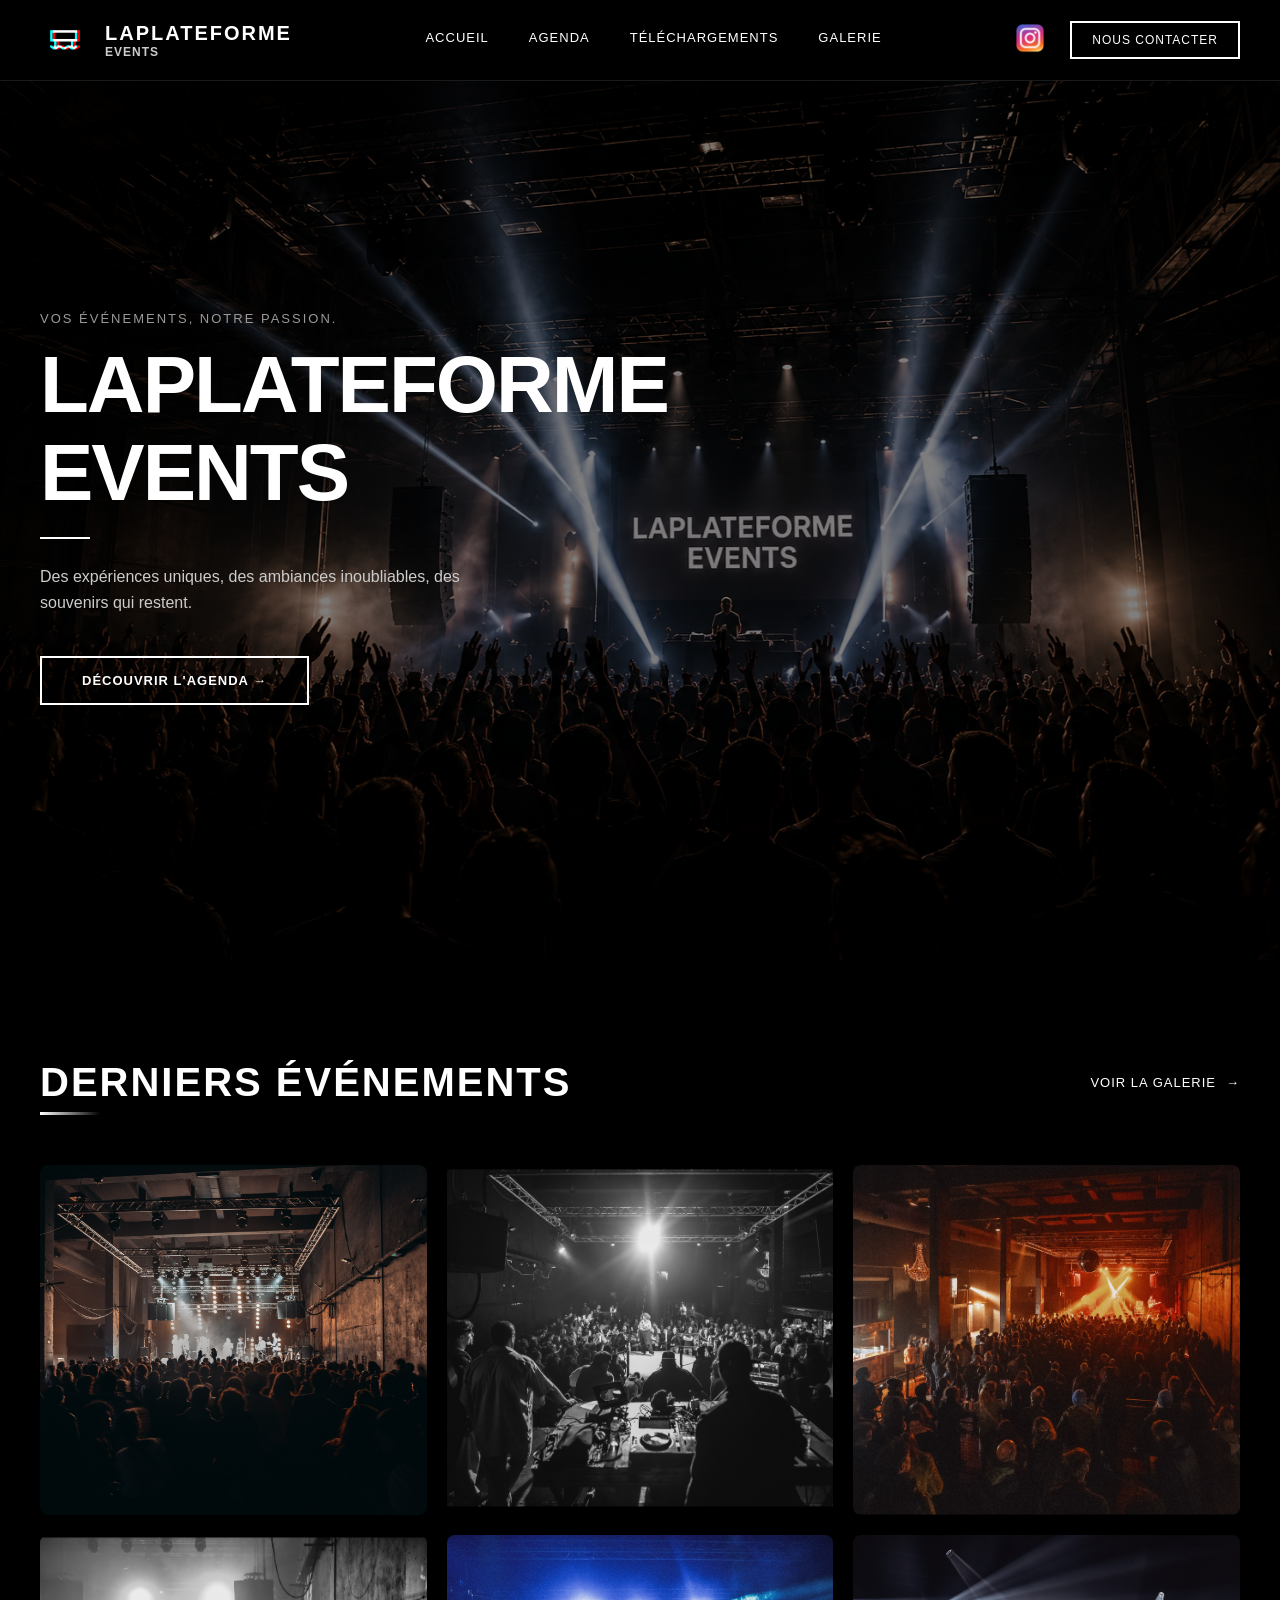
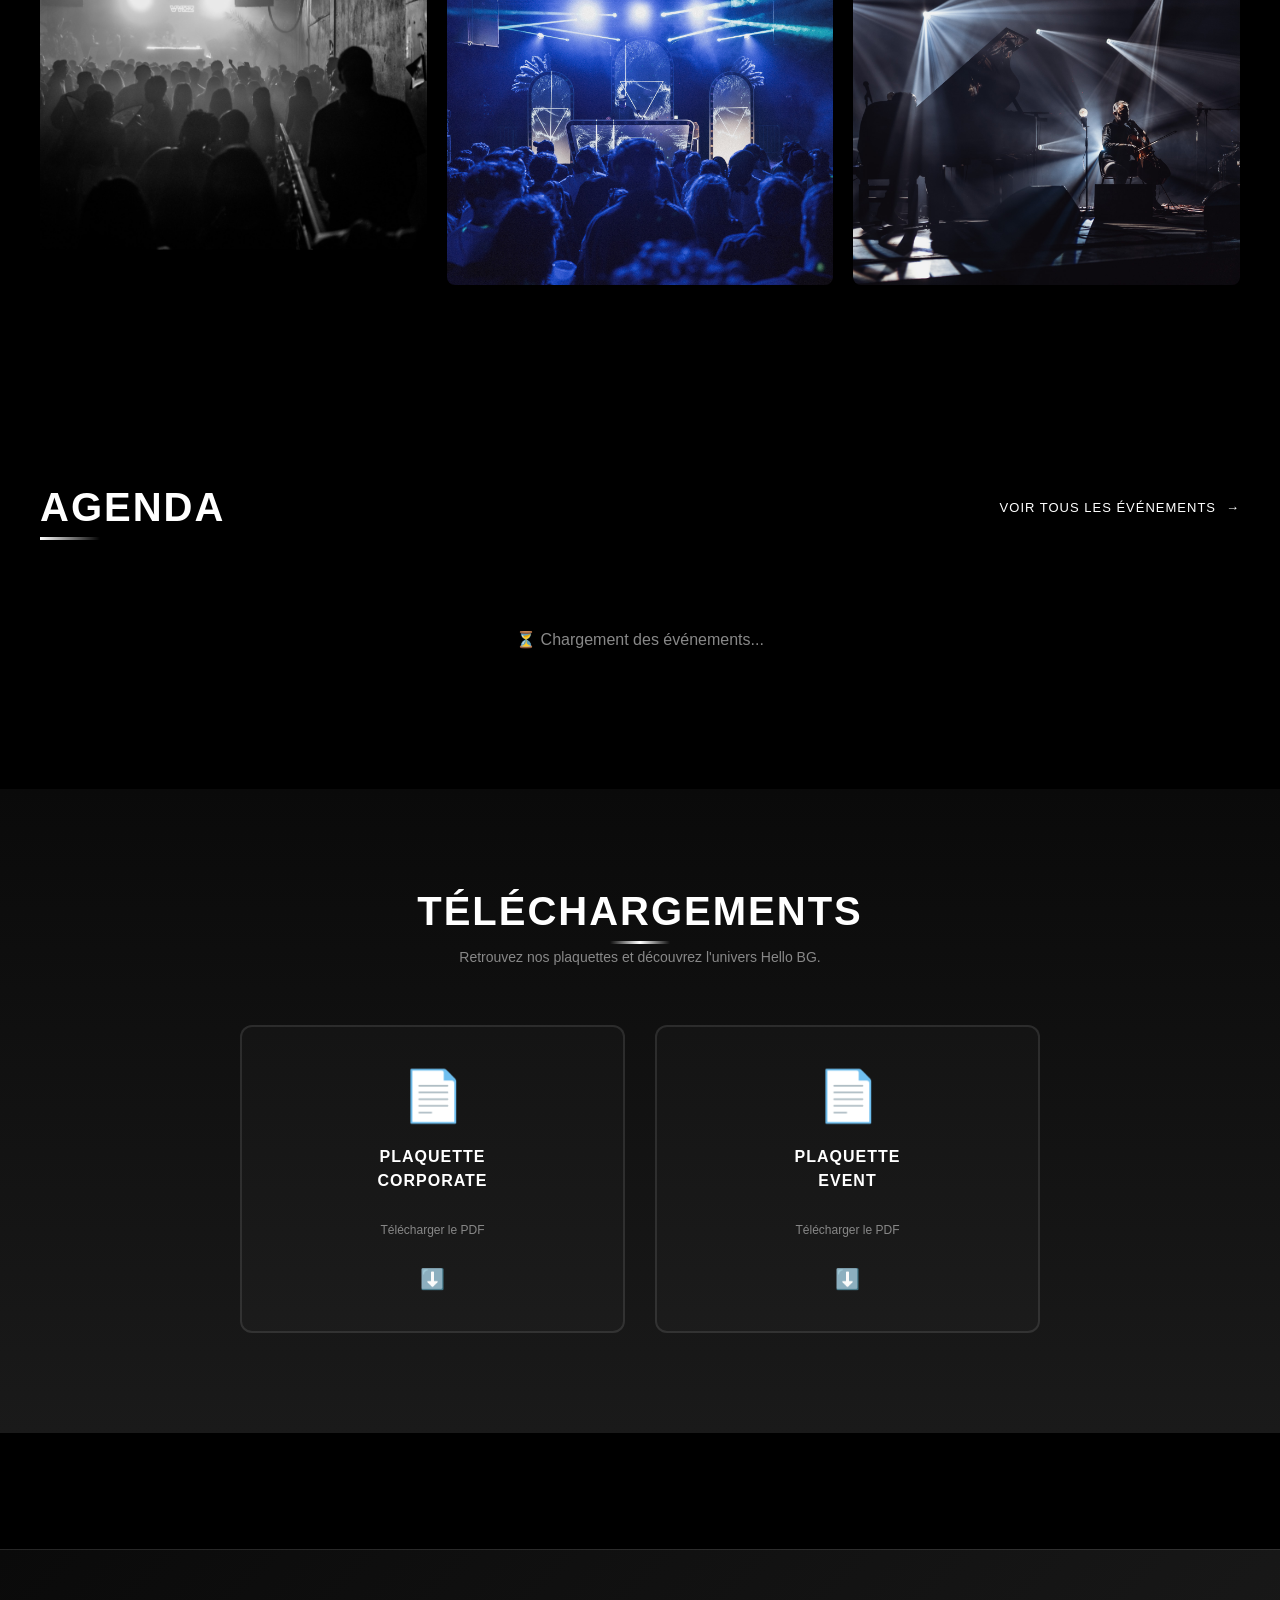
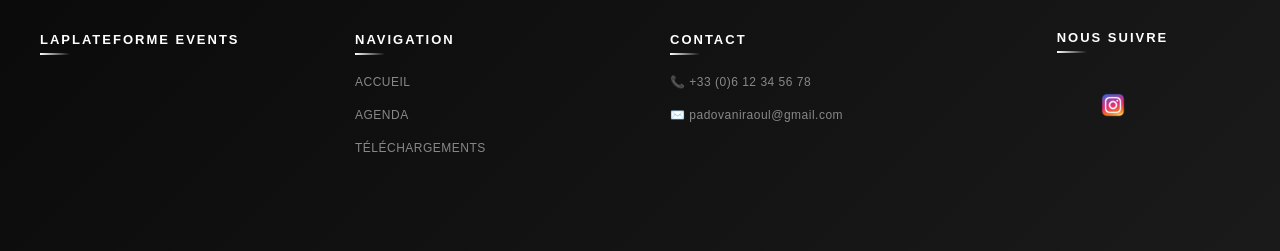
<file: index.html>
<!DOCTYPE html>
<html lang="fr">
<head>
  <meta charset="UTF-8">
  <meta name="viewport" content="width=device-width, initial-scale=1.0">
  <title>Laplateforme_events</title>
  <link rel="stylesheet" href="style.css">
</head>
<body>

<header class="header">
  <div class="header-container">
    <div class="logo">
      <img src="asset/logo/event.jpg" alt="Logo Laplateforme Events" class="logo-img">
      <span>LAPLATEFORME<br><small>EVENTS</small></span>
    </div>
    <nav class="nav" id="navMenu">
      <a href="#accueil">ACCUEIL</a>
      <a href="agenda.html">AGENDA</a>
      <a href="#telechargements">TÉLÉCHARGEMENTS</a>
      <a href="galerie.html">GALERIE</a>
      <a href="https://www.instagram.com/laplateforme_events/" class="nav-social" title="Instagram">INSTAGRAM</a>
      <a href="#" class="nav-contact" onclick="openContactModal(event)">NOUS CONTACTER</a>
    </nav>
    <div class="header-right">
      <a href="https://www.instagram.com/laplateforme_events/" class="social-icon" title="Instagram"><img src="asset/logo/insta.png" alt="Instagram" height="30"></a>
      <a href="#" class="btn-contact" onclick="openContactModal(event)">NOUS CONTACTER</a>
    </div>
    <button class="hamburger" id="hamburger" onclick="toggleMenu()">
      <span></span>
      <span></span>
      <span></span>
    </button>
  </div>
</header>

<section id="accueil" class="hero">
  <div class="hero-overlay"></div>
  <div class="hero-bg" ></div>
  <div class="hero-content">
    <p class="hero-tag">VOS ÉVÉNEMENTS, NOTRE PASSION.</p>
    <h1>LAPLATEFORME<br>EVENTS</h1>
    <div class="hero-divider"></div>
    <p class="hero-description">Des expériences uniques, des ambiances inoubliables, des souvenirs qui restent.</p>
    <a href="agenda.html" class="btn-primary">DÉCOUVRIR L'AGENDA →</a>
  </div>
</section>

<section class="derniers-evenements">
  <div class="section-header">
    <h2>DERNIERS ÉVÉNEMENTS</h2>
    <a href="galerie.html" class="view-all">VOIR LA GALERIE </a>
  </div>
  <div class="gallery-grid">
    <img src="asset/image/event (1).png" alt="Event 1">
    <img src="asset/image/event (3).png" alt="Event 2">
    <img src="asset/image/event (2).png" alt="Event 3">
    <img src="asset/image/event (4).png" alt="Event 4">
    <img src="asset/image/event (1).jpg" alt="Event 5">
    <img src="asset/image/event (3).jpg" alt="Event 6">
  </div>
</section>

<section id="agenda" class="agenda">
  <div class="section-header">
    <h2>AGENDA</h2>
    <a href="agenda.html" class="view-all">VOIR TOUS LES ÉVÉNEMENTS </a>
  </div>
  
  <div class="events-grid" id="eventsContainer">
    <div style="grid-column: 1/-1; text-align: center; padding: 40px; color: #888;">
      ⏳ Chargement des événements...
    </div>
  </div>
</section>

<section id="telechargements" class="telechargements">
  <h2>TÉLÉCHARGEMENTS</h2>
  <p class="telechargements-subtitle">Retrouvez nos plaquettes et découvrez l'univers Hello BG.</p>
  
  <div class="download-grid">
    <div class="download-card">
      <div class="pdf-icon">📄</div>
      <h3>PLAQUETTE<br>CORPORATE</h3>
      <p>Télécharger le PDF</p>
      <a href="corporate.pdf" download class="download-btn">⬇️</a>
    </div>

    <div class="download-card">
      <div class="pdf-icon">📄</div>
      <h3>PLAQUETTE<br>EVENT</h3>
      <p>Télécharger le PDF</p>
      <a href="event.pdf" download class="download-btn">⬇️</a>
    </div>
  </div>
</section><br> <br>

<!-- MODAL CONTACT -->
<div id="contactModal" class="modal">
  <div class="modal-content">
    <span class="close" onclick="closeContactModal()">&times;</span>
    <h2>NOUS CONTACTER</h2>
    <div class="contact-info">
      <div class="contact-item">
        <h3>📞 Téléphone</h3>
        <a href="tel:+33612345678">+33 (0)6 12 34 56 78</a>
      </div>
      <div class="contact-item">
        <h3>✉️ Email</h3>
        <a href="mailto:padovaniraoul@gmail.com">padovaniraoul@gmail.com</a>
      </div>
    </div>
  </div>
</div>

<footer class="footer">
  <div class="footer-content">
    <div class="footer-section">
      <h4>LAPLATEFORME EVENTS</h4>
    </div>
    
    <div class="footer-section">
      <h4>NAVIGATION</h4>
      <ul>
        <li><a href="#accueil">ACCUEIL</a></li>
        <li><a href="agenda.html">AGENDA</a></li>
        <li><a href="#telechargements">TÉLÉCHARGEMENTS</a></li>
      </ul>
    </div>

    <div class="footer-section">
      <h4>CONTACT</h4>
      <ul>
        <li><a href="tel:+33612345678">📞 +33 (0)6 12 34 56 78</a></li>
        <li><a href="mailto:padovaniraoul@gmail.com">✉️ padovaniraoul@gmail.com</a></li>
      </ul>
    </div>

    <div class="footer-section footer-social">
      <h4>NOUS SUIVRE</h4>
      <div class="social-links">
        <a href="https://www.instagram.com/laplateforme_events/" class="social-link" title="Instagram">
          <img src="asset/logo/insta.png" alt="Instagram" height="24">
        </a>
      </div>
    </div>
  </div>

</footer>

<script src="js/index.js"></script>
</body>
</html>
</file>
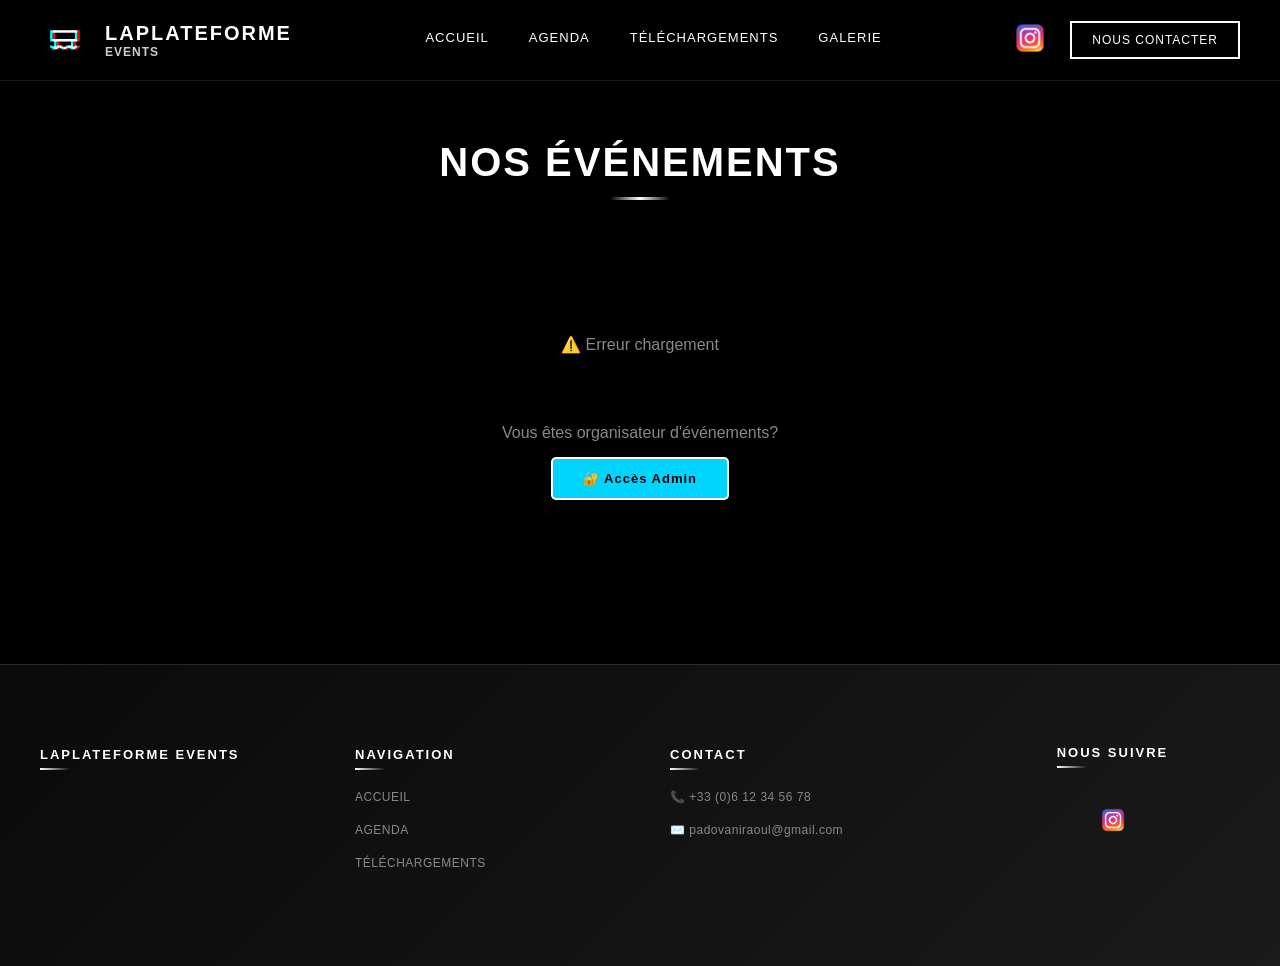
<file: agenda.html>
<!DOCTYPE html>
<html lang="fr">
<head>
    <meta charset="UTF-8">
    <meta name="viewport" content="width=device-width, initial-scale=1.0">
    <title>Laplateforme Events</title>
    <link rel="stylesheet" href="style.css">
    <link rel="stylesheet" href="css/agenda.css">
</head>
<body>
    <header class="header">
      <div class="header-container">
        <div class="logo">
          <img src="asset/logo/event.jpg" alt="Logo Laplateforme Events" class="logo-img">
          <span>LAPLATEFORME<br><small>EVENTS</small></span>
        </div>
        <nav class="nav" id="navMenu">
          <a href="index.html">ACCUEIL</a>
          <a href="agenda.html">AGENDA</a>
          <a href="index.html#telechargements">TÉLÉCHARGEMENTS</a>
          <a href="galerie.html">GALERIE</a>
          <a href="https://www.instagram.com/laplateforme_events/" class="nav-social" title="Instagram">INSTAGRAM</a>
          <a href="#" class="nav-contact" onclick="openContactModal(event)">NOUS CONTACTER</a>
        </nav>
        <div class="header-right">
          <a href="https://www.instagram.com/laplateforme_events/" class="social-icon" title="Instagram"><img src="asset/logo/insta.png" alt="Instagram" height="30"></a>
          <a href="#" class="btn-contact" onclick="openContactModal(event)">NOUS CONTACTER</a>
        </div>
        <button class="hamburger" id="hamburger" onclick="toggleMenu()">
          <span></span>
          <span></span>
          <span></span>
        </button>
      </div>
    </header>

    <!-- MODAL CONTACT -->
    <div id="contactModal" class="modal">
      <div class="modal-content">
        <span class="close" onclick="closeContactModal()">&times;</span>
        <h2>NOUS CONTACTER</h2>
        <div class="contact-info">
          <div class="contact-item">
            <h3>📞 Téléphone</h3>
            <a href="tel:+33612345678">+33 (0)6 12 34 56 78</a>
          </div>
          <div class="contact-item">
            <h3>✉️ Email</h3>
            <a href="mailto:padovaniraoul@gmail.com">padovaniraoul@gmail.com</a>
          </div>
        </div>
      </div>
    </div>

    <section class="agenda-section" id="agenda">
        <h2>NOS ÉVÉNEMENTS</h2>
        
        <div class="events-grid" id="eventsContainer">
            <div style="grid-column: 1/-1; text-align: center; padding: 40px; color: #888;">
                ⏳ Chargement des événements...
            </div>
        </div>

        <div style="text-align: center; margin-top: 30px;">
            <p style="color: #888; margin-bottom: 15px;">Vous êtes organisateur d'événements?</p>
            <a href="admin.php" class="btn-primary" style="display: inline-block; padding: 12px 30px; background: #00d4ff; color: #000; text-decoration: none; border-radius: 5px; font-weight: 600;">🔐 Accès Admin</a>
        </div>
    </section>

    <footer class="footer">
      <div class="footer-content">
        <div class="footer-section">
          <h4>LAPLATEFORME EVENTS</h4>
        </div>
        
        <div class="footer-section">
          <h4>NAVIGATION</h4>
          <ul>
            <li><a href="index.html">ACCUEIL</a></li>
            <li><a href="agenda.html">AGENDA</a></li>
            <li><a href="index.html#telechargements">TÉLÉCHARGEMENTS</a></li>
          </ul>
        </div>

        <div class="footer-section">
          <h4>CONTACT</h4>
          <ul>
            <li><a href="tel:+33612345678">📞 +33 (0)6 12 34 56 78</a></li>
            <li><a href="mailto:padovaniraoul@gmail.com">✉️ padovaniraoul@gmail.com</a></li>
          </ul>
        </div>

        <div class="footer-section footer-social">
          <h4>NOUS SUIVRE</h4>
          <div class="social-links">
            <a href="https://www.instagram.com/laplateforme_events/" class="social-link" title="Instagram">
              <img src="asset/logo/insta.png" alt="Instagram" height="24">
            </a>
          </div>
        </div>
      </div>

    </footer>

    <script src="js/index.js"></script>
    <script src="js/agenda.js"></script>
</body>
</html>
</file>
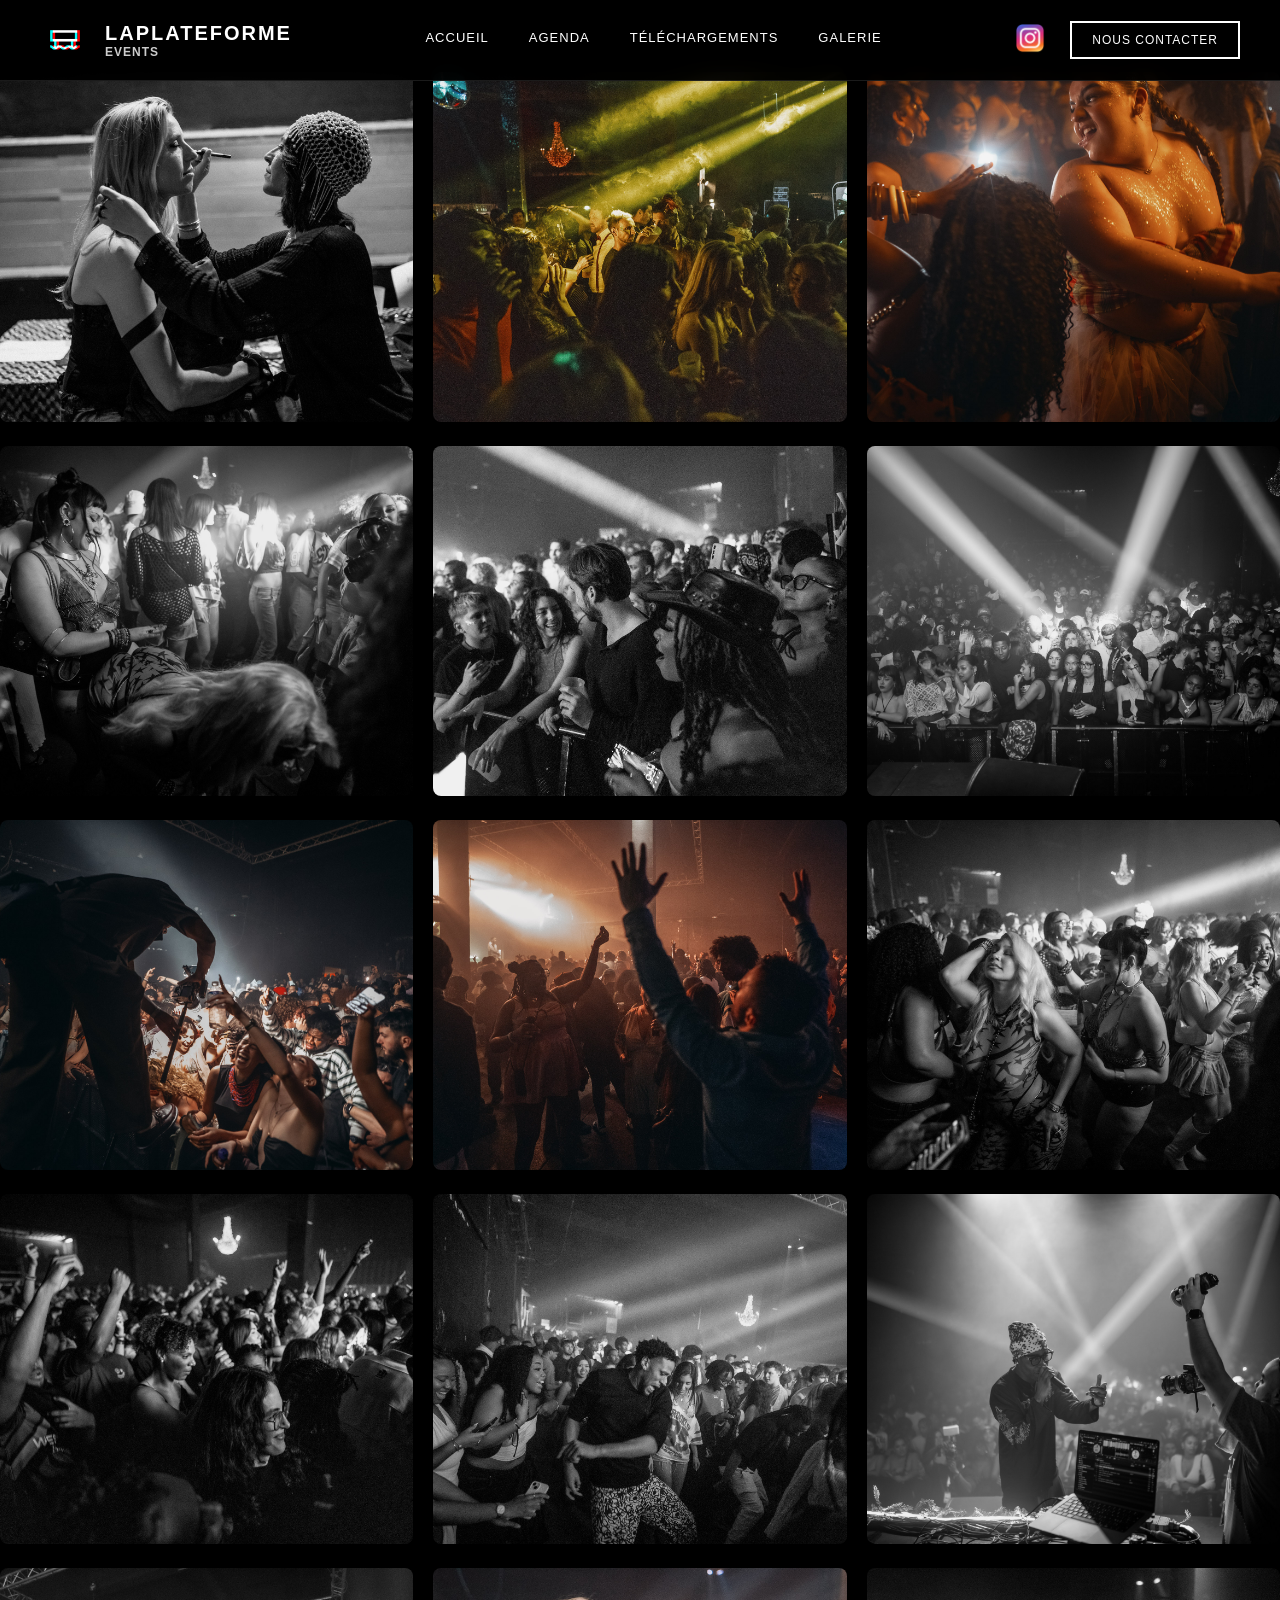
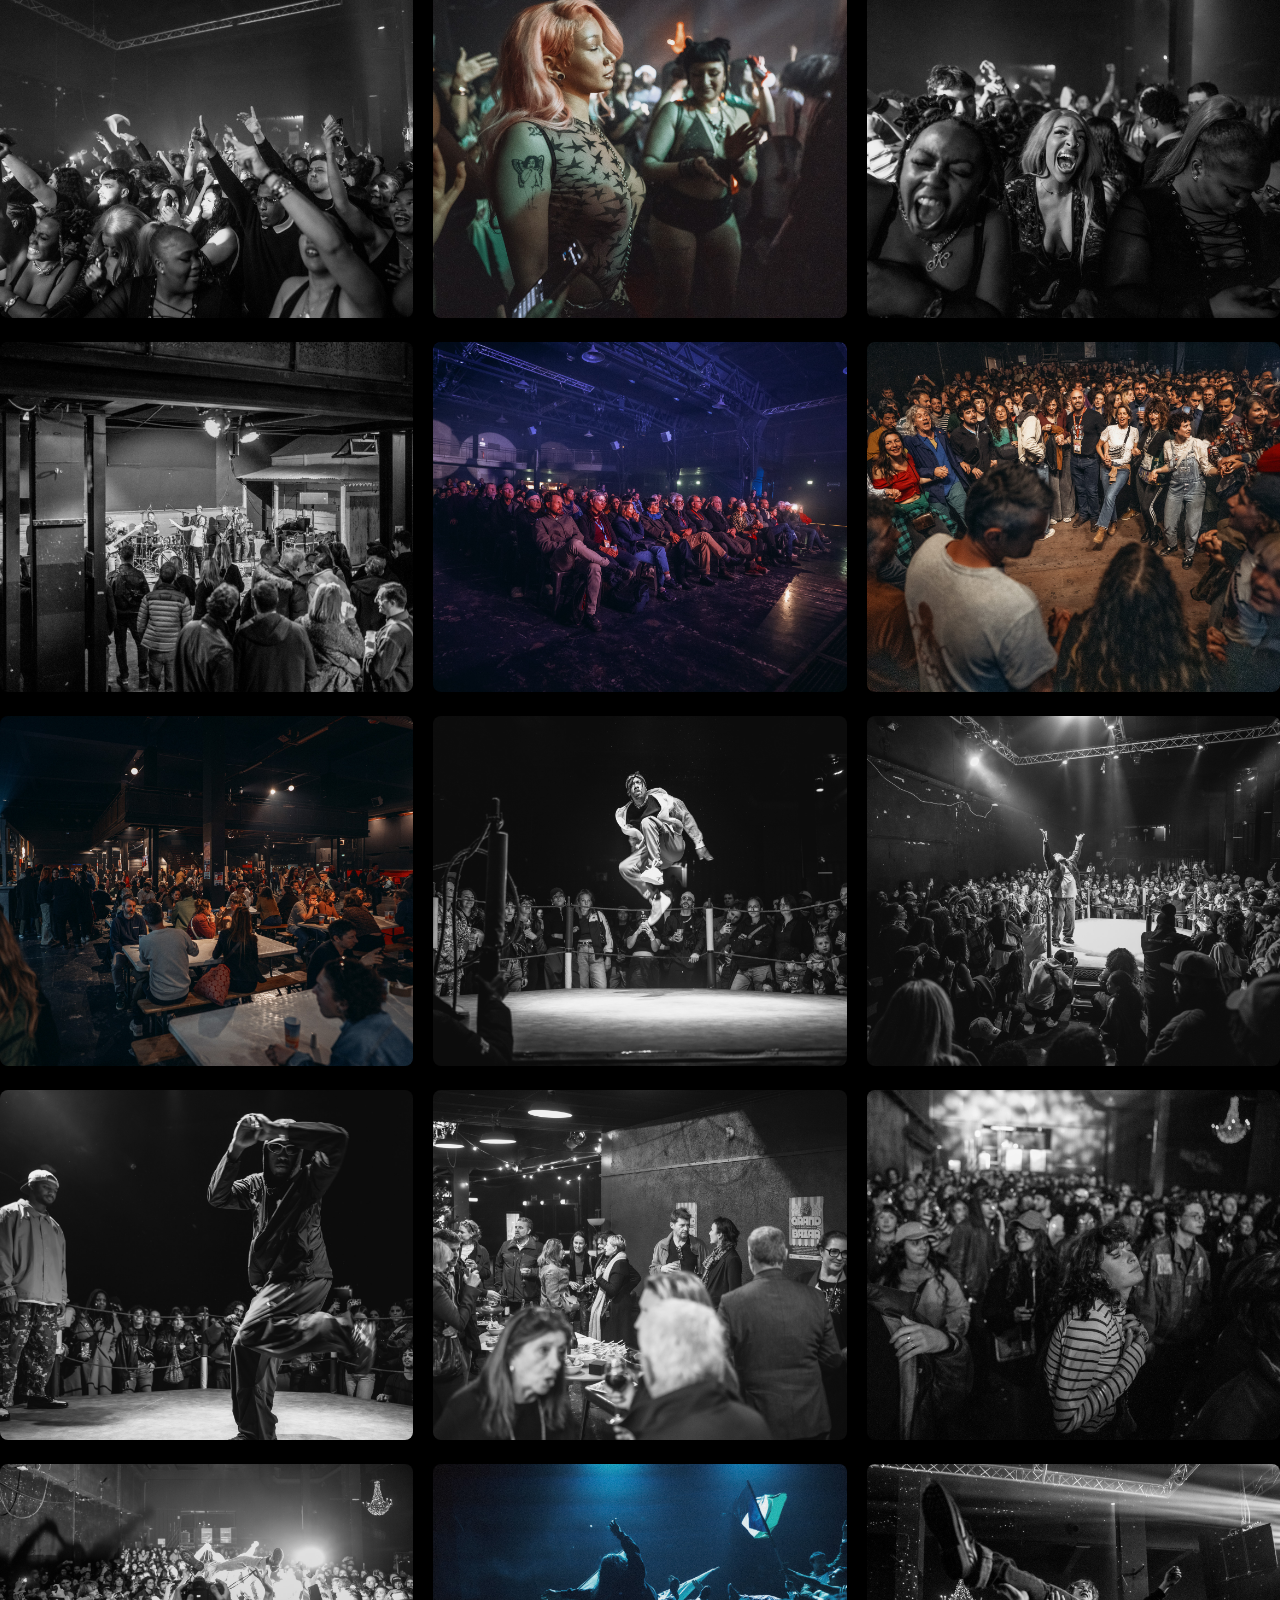
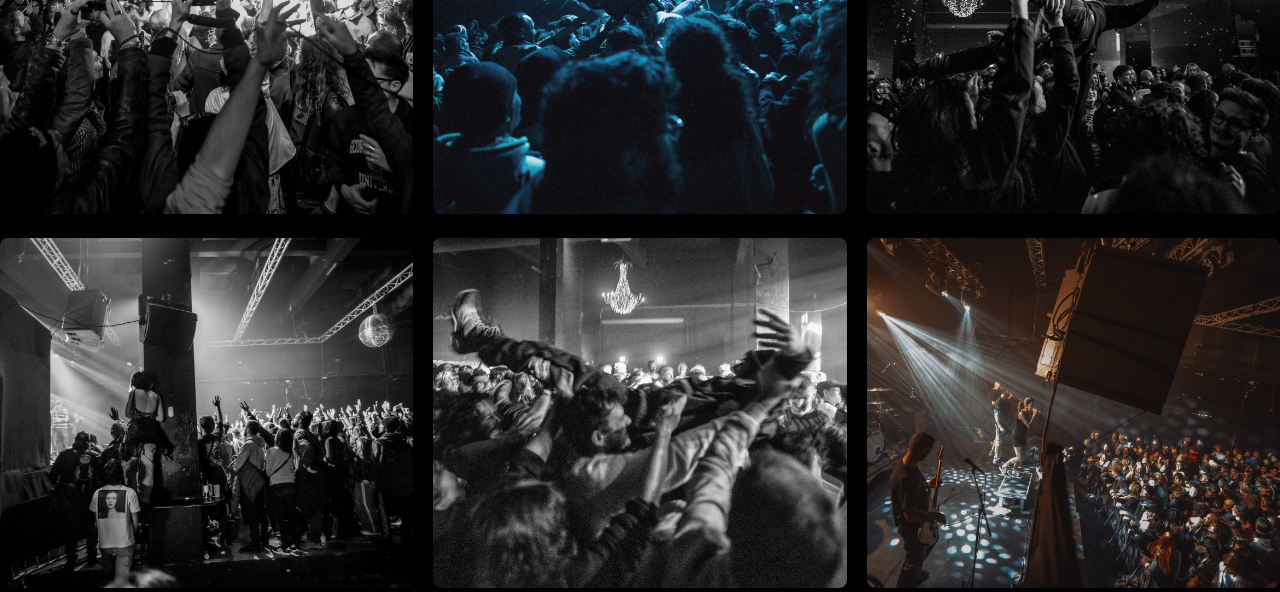
<file: galerie.html>
<!DOCTYPE html>
<html lang="en">
<head>
    <meta charset="UTF-8">
    <meta name="viewport" content="width=device-width, initial-scale=1.0">
    <title>laplateforme-event</title>
    <link rel="stylesheet" href="style.css">
</head>
<body>
    <header class="header">
  <div class="header-container">
    <div class="logo">
      <img src="asset/logo/event.jpg" alt="Logo Laplateforme Events" class="logo-img">
      <span>LAPLATEFORME<br><small>EVENTS</small></span>
    </div>
    <nav class="nav" id="navMenu">
      <a href="index.html">ACCUEIL</a>
      <a href="agenda.html">AGENDA</a>
      <a href="index.html#telechargements">TÉLÉCHARGEMENTS</a>
      <a href="galerie.html">GALERIE</a>
      <a href="https://www.instagram.com/laplateforme_events/" class="nav-social" title="Instagram">INSTAGRAM</a>
      <a href="#" class="nav-contact" onclick="openContactModal(event)">NOUS CONTACTER</a>
    </nav>
    <div class="header-right">
      <a href="https://www.instagram.com/laplateforme_events/" class="social-icon" title="Instagram"><img src="asset/logo/insta.png" alt="Instagram" height="30"></a>
      <a href="#" class="btn-contact" onclick="openContactModal(event)">NOUS CONTACTER</a>
    </div>
    <button class="hamburger" id="hamburger" onclick="toggleMenu()">
      <span></span>
      <span></span>
      <span></span>
    </button>
  </div>
</header><br><br><br><br>

    <main class="galerie-container">
        
        <div class="gallery-grid">
            <div class="gallery-item">
                <img src="asset/galerie/badaboum © Stephane Nawrat-1.jpg" alt="Badaboum Event">
            </div>
            <div class="gallery-item">
                <img src="asset/galerie/badaboum © Stephane Nawrat-19.jpg" alt="Badaboum Event">
            </div>
            <div class="gallery-item">
                <img src="asset/galerie/carnival © Stephane Nawrat-13.jpg" alt="Carnival Event">
            </div>
            <div class="gallery-item">
                <img src="asset/galerie/carnival © Stephane Nawrat-19.jpg" alt="Carnival Event">
            </div>
            <div class="gallery-item">
                <img src="asset/galerie/carnival © Stephane Nawrat-20.jpg" alt="Carnival Event">
            </div>
            <div class="gallery-item">
                <img src="asset/galerie/carnival © Stephane Nawrat-29.jpg" alt="Carnival Event">
            </div>
            <div class="gallery-item">
                <img src="asset/galerie/carnival © Stephane Nawrat-36.jpg" alt="Carnival Event">
            </div>
            <div class="gallery-item">
                <img src="asset/galerie/carnival © Stephane Nawrat-38.jpg" alt="Carnival Event">
            </div>
            <div class="gallery-item">
                <img src="asset/galerie/carnival © Stephane Nawrat-39.jpg" alt="Carnival Event">
            </div>
            <div class="gallery-item">
                <img src="asset/galerie/carnival © Stephane Nawrat-40.jpg" alt="Carnival Event">
            </div>
            <div class="gallery-item">
                <img src="asset/galerie/carnival © Stephane Nawrat-41.jpg" alt="Carnival Event">
            </div>
            <div class="gallery-item">
                <img src="asset/galerie/carnival © Stephane Nawrat-42.jpg" alt="Carnival Event">
            </div>
            <div class="gallery-item">
                <img src="asset/galerie/carnival © Stephane Nawrat-43.jpg" alt="Carnival Event">
            </div>
            <div class="gallery-item">
                <img src="asset/galerie/carnival © Stephane Nawrat-44.jpg" alt="Carnival Event">
            </div>
            <div class="gallery-item">
                <img src="asset/galerie/carnival © Stephane Nawrat-49.jpg" alt="Carnival Event">
            </div>
            <div class="gallery-item">
                <img src="asset/galerie/contact-afterwork © nawrat-31.jpg" alt="Contact Afterwork Event">
            </div>
            <div class="gallery-item">
                <img src="asset/galerie/espace-corporate-clrs © Stephane Nawrat-18.jpg" alt="Espace Corporate Event">
            </div>
            <div class="gallery-item">
                <img src="asset/galerie/espace-corporate-clrs © Stephane Nawrat-24.jpg" alt="Espace Corporate Event">
            </div>
            <div class="gallery-item">
                <img src="asset/galerie/espace-corporate-clrs © Stephane Nawrat-4.jpg" alt="Espace Corporate Event">
            </div>
            <div class="gallery-item">
                <img src="asset/galerie/grand-bazar-vendredi © Stephane Nawrat-21.jpg" alt="Grand Bazar Event">
            </div>
            <div class="gallery-item">
                <img src="asset/galerie/grand-bazar-vendredi © Stephane Nawrat-33.jpg" alt="Grand Bazar Event">
            </div>
            <div class="gallery-item">
                <img src="asset/galerie/grand-bazar-vendredi © Stephane Nawrat-39.jpg" alt="Grand Bazar Event">
            </div>
            <div class="gallery-item">
                <img src="asset/galerie/grand-bazar-vendredi © Stephane Nawrat-7.jpg" alt="Grand Bazar Event">
            </div>
            <div class="gallery-item">
                <img src="asset/galerie/lapltfrm-rock © Stephane Nawrat-18.jpg" alt="Laplateforme Rock Event">
            </div>
            <div class="gallery-item">
                <img src="asset/galerie/lapltfrm-rock © Stephane Nawrat-26.jpg" alt="Laplateforme Rock Event">
            </div>
            <div class="gallery-item">
                <img src="asset/galerie/lapltfrm-rock © Stephane Nawrat-37.jpg" alt="Laplateforme Rock Event">
            </div>
            <div class="gallery-item">
                <img src="asset/galerie/lapltfrm-rock © Stephane Nawrat-39.jpg" alt="Laplateforme Rock Event">
            </div>
            <div class="gallery-item">
                <img src="asset/galerie/lapltfrm-rock © Stephane Nawrat-45.jpg" alt="Laplateforme Rock Event">
            </div>
            <div class="gallery-item">
                <img src="asset/galerie/lapltfrm-rock © Stephane Nawrat-47.jpg" alt="Laplateforme Rock Event">
            </div>
            <div class="gallery-item">
                <img src="asset/galerie/lapltfrm-rock © Stephane Nawrat-48.jpg" alt="Laplateforme Rock Event">
            </div>
        </div>
    </main>
    <script src="js/index.js"></script>
    <script src="js/galerie.js"></script>
</body>
</html>
</file>
<file: style.css>
* {
  margin: 0;
  padding: 0;
  box-sizing: border-box;
}
.hero-bg {
  background-image: url('asset/image/hero.png');
}

@keyframes fadeInUp {
  from {
    opacity: 0;
    transform: translateY(30px);
  }
  to {
    opacity: 1;
    transform: translateY(0);
  }
}

@keyframes fadeIn {
  from {
    opacity: 0;
  }
  to {
    opacity: 1;
  }
}

@keyframes slideInLeft {
  from {
    opacity: 0;
    transform: translateX(-50px);
  }
  to {
    opacity: 1;
    transform: translateX(0);
  }
}

@keyframes slideInRight {
  from {
    opacity: 0;
    transform: translateX(50px);
  }
  to {
    opacity: 1;
    transform: translateX(0);
  }
}

@keyframes scaleIn {
  from {
    opacity: 0;
    transform: scale(0.95);
  }
  to {
    opacity: 1;
    transform: scale(1);
  }
}

@keyframes pulse {
  0%, 100% {
    opacity: 1;
  }
  50% {
    opacity: 0.8;
  }
}

body {
  font-family: 'Helvetica', 'Arial', sans-serif;
  background: #000;
  color: #fff;
  overflow-x: hidden;
  scroll-behavior: smooth;
}

/* HEADER */
.header {
  position: fixed;
  top: 0;
  width: 100%;
  z-index: 1000;
  background: rgba(0, 0, 0, 0.95);
  border-bottom: 1px solid rgba(255, 255, 255, 0.1);
  padding: 15px 0;
  backdrop-filter: blur(10px);
  animation: slideInDown 0.6s ease;
}

@keyframes slideInDown {
  from {
    transform: translateY(-100%);
  }
  to {
    transform: translateY(0);
  }
}

.header-container {
  max-width: 1400px;
  margin: 0 auto;
  display: flex;
  justify-content: space-between;
  align-items: center;
  padding: 0 40px;
}

.logo {
  font-size: 20px;
  font-weight: bold;
  letter-spacing: 2px;
  display: flex;
  align-items: center;
  gap: 15px;
  animation: fadeInUp 0.8s ease 0.1s both;
}

.logo-img {
  height: 50px;
  border-radius: 8px;
  object-fit: cover;
  transition: transform 0.3s ease;
}

.logo-img:hover {
  transform: scale(1.05);
}

.logo small {
  font-size: 12px;
  display: block;
  letter-spacing: 1px;
  opacity: 0.8;
}

.nav {
  display: flex;
  gap: 40px;
  animation: fadeInUp 0.8s ease 0.2s both;
}

.nav a {
  text-decoration: none;
  color: #fff;
  font-size: 13px;
  letter-spacing: 1px;
  transition: all 0.3s ease;
  position: relative;
  padding-bottom: 5px;
}

.nav a::after {
  content: '';
  position: absolute;
  bottom: 0;
  left: 0;
  width: 0;
  height: 2px;
  background: #fff;
  transition: width 0.3s ease;
}

.nav a:hover::after {
  width: 100%;
}

.nav-contact {
  display: none;
}

.nav-social {
  display: none;
}

.header-right {
  display: flex;
  align-items: center;
  gap: 25px;
  animation: fadeInUp 0.8s ease 0.3s both;
}

.hamburger {
  display: none;
  flex-direction: column;
  background: none;
  border: none;
  cursor: pointer;
  padding: 5px;
  gap: 6px;
}

.hamburger span {
  width: 25px;
  height: 2px;
  background: #fff;
  transition: all 0.3s ease;
  border-radius: 2px;
}

.hamburger.active span:nth-child(1) {
  transform: rotate(45deg) translate(12px, 12px);
}

.hamburger.active span:nth-child(2) {
  opacity: 0;
}

.hamburger.active span:nth-child(3) {
  transform: rotate(-45deg) translate(8px, -8px);
}

.social-icon {
  font-size: 18px;
  text-decoration: none;
  color: #fff;
  transition: all 0.3s ease;
}

.social-icon:hover {
  transform: scale(1.15) rotate(5deg);
}

.btn-contact {
  border: 2px solid #fff;
  padding: 10px 20px;
  text-decoration: none;
  color: #fff;
  font-size: 12px;
  letter-spacing: 1px;
  transition: all 0.3s ease;
  position: relative;
  overflow: hidden;
}

.btn-contact::before {
  content: '';
  position: absolute;
  top: 0;
  left: -100%;
  width: 100%;
  height: 100%;
  background: #fff;
  transition: left 0.3s ease;
  z-index: -1;
}

.btn-contact:hover::before {
  left: 0;
}

.btn-contact:hover {
  color: #000;
}

/* HERO SECTION */
.hero {
  position: relative;
  display: flex;
  align-items: center;
  justify-content: flex-start;
  min-height: 100vh;
  padding: 0 40px;
  margin-top: 60px;
  overflow: hidden;
}

.hero-bg {
  position: absolute;
  top: 0;
  left: 0;
  width: 100%;
  height: 100%;
  background-size: cover;
  background-position: center;
  z-index: 1;
  animation: zoomIn 10s ease-out;
}

@keyframes zoomIn {
  from {
    transform: scale(1.1);
  }
  to {
    transform: scale(1);
  }
}

.hero-overlay {
  position: absolute;
  top: 0;
  left: 0;
  width: 100%;
  height: 100%;
  background: rgba(0, 0, 0, 0.5);
  z-index: 2;
  animation: fadeIn 1s ease 0.3s both;
}

.hero-content {
  position: relative;
  z-index: 3;
  max-width: 600px;
}

.hero-tag {
  font-size: 13px;
  letter-spacing: 2px;
  color: #999;
  margin-bottom: 15px;
  animation: fadeInUp 0.8s ease 0.4s both;
  text-transform: uppercase;
}

.hero h1 {
  font-size: 80px;
  line-height: 1.1;
  font-weight: bold;
  margin-bottom: 20px;
  letter-spacing: -2px;
  animation: slideInLeft 1s ease 0.5s both;
}

.hero-divider {
  width: 50px;
  height: 2px;
  background: #fff;
  margin-bottom: 25px;
  animation: slideInLeft 0.8s ease 0.6s both;
}

.hero-description {
  font-size: 16px;
  line-height: 1.6;
  color: #ccc;
  margin-bottom: 40px;
  max-width: 450px;
  animation: fadeInUp 0.8s ease 0.7s both;
}

.btn-primary {
  display: inline-block;
  border: 2px solid #fff;
  padding: 15px 40px;
  text-decoration: none;
  color: #fff;
  font-size: 13px;
  letter-spacing: 1px;
  transition: all 0.3s ease;
  animation: fadeInUp 0.8s ease 0.8s both;
  position: relative;
  overflow: hidden;
  font-weight: bold;
}

.btn-primary::before {
  content: '';
  position: absolute;
  top: 0;
  left: -100%;
  width: 100%;
  height: 100%;
  background: #fff;
  transition: left 0.3s ease;
  z-index: -1;
}

.btn-primary:hover::before {
  left: 0;
}

.btn-primary:hover {
  color: #000;
  transform: translateY(-2px);
}

/* DERNIERS ÉVÉNEMENTS */
.derniers-evenements {
  padding: 100px 40px;
  background: #000;
}

.section-header {
  display: flex;
  justify-content: space-between;
  align-items: center;
  margin-bottom: 60px;
  animation: fadeInUp 0.8s ease;
}

.section-header h2 {
  font-size: 40px;
  letter-spacing: 2px;
  position: relative;
  display: inline-block;
}

.section-header h2::after {
  content: '';
  position: absolute;
  bottom: -10px;
  left: 0;
  width: 60px;
  height: 3px;
  background: linear-gradient(90deg, #fff, transparent);
}

.view-all {
  text-decoration: none;
  color: #fff;
  font-size: 13px;
  letter-spacing: 1px;
  transition: all 0.3s ease;
  position: relative;
  display: flex;
  align-items: center;
  gap: 10px;
}

.view-all::after {
  content: '→';
  transition: transform 0.3s ease;
}

.view-all:hover::after {
  transform: translateX(5px);
}

.gallery-grid {
  display: grid;
  grid-template-columns: repeat(3, 1fr);
  gap: 20px;
}

.gallery-grid img {
  width: 100%;
  height: 350px;
  object-fit: cover;
  border-radius: 8px;
  transition: all 0.3s ease;
  animation: scaleIn 0.6s ease;
}

.gallery-grid img:hover {
  transform: scale(1.08) rotate(1deg);
  box-shadow: 0 20px 40px rgba(255, 255, 255, 0.2);
}

/* AGENDA */
.agenda {
  padding: 100px 40px;
  background: #000;
}

.events-grid {
  display: grid;
  grid-template-columns: repeat(3, 1fr);
  gap: 30px;
  margin-top: 60px;
}

.event-card {
  background: #111;
  border: 1px solid rgba(255, 255, 255, 0.1);
  border-radius: 12px;
  overflow: hidden;
  transition: all 0.4s cubic-bezier(0.4, 0, 0.2, 1);
  display: flex;
  flex-direction: column;
  animation: fadeInUp 0.6s ease both;
}

.event-card:nth-child(1) { animation-delay: 0.1s; }
.event-card:nth-child(2) { animation-delay: 0.2s; }
.event-card:nth-child(3) { animation-delay: 0.3s; }
.event-card:nth-child(4) { animation-delay: 0.1s; }
.event-card:nth-child(5) { animation-delay: 0.2s; }
.event-card:nth-child(6) { animation-delay: 0.3s; }
.event-card:nth-child(7) { animation-delay: 0.1s; }
.event-card:nth-child(8) { animation-delay: 0.2s; }
.event-card:nth-child(9) { animation-delay: 0.3s; }

.event-card:hover {
  border-color: rgba(255, 255, 255, 0.3);
  transform: translateY(-15px);
  box-shadow: 0 20px 60px rgba(255, 255, 255, 0.15);
  background: #1a1a1a;
}

.event-image {
  position: relative;
  width: 100%;
  height: 250px;
  overflow: hidden;
  background: linear-gradient(135deg, #1a1a1a 0%, #2a2a2a 100%);
  display: flex;
  align-items: center;
  justify-content: center;
  background-size: cover;
  background-position: center;
}

.event-image::before {
  content: "🎪";
  font-size: 60px;
  opacity: 0.3;
  position: absolute;
  z-index: 1;
}

.event-image img {
  width: 100%;
  height: 100%;
  object-fit: cover;
  transition: transform 0.4s ease;
}

.event-card:hover .event-image img {
  transform: scale(1.15) rotate(2deg);
}

.event-date-badge {
  position: absolute;
  top: 15px;
  left: 15px;
  background: rgba(0, 0, 0, 0.9);
  border: 2px solid #fff;
  padding: 12px 14px;
  text-align: center;
  border-radius: 8px;
  z-index: 2;
  transition: all 0.3s ease;
}

.event-card:hover .event-date-badge {
  transform: scale(1.1);
  background: rgba(255, 255, 255, 0.1);
}

.event-date-badge .day {
  display: block;
  font-size: 24px;
  font-weight: bold;
  line-height: 1;
}

.event-date-badge .month {
  display: block;
  font-size: 11px;
  letter-spacing: 1px;
  margin-top: 3px;
}

.event-card-content {
  padding: 25px;
  display: flex;
  flex-direction: column;
  flex: 1;
}

.event-card-content h3 {
  font-size: 18px;
  margin-bottom: 12px;
  letter-spacing: 1px;
  font-weight: bold;
  transition: color 0.3s ease;
}

.event-card:hover .event-card-content h3 {
  color: #fff;
}

.event-time {
  font-size: 13px;
  color: #888;
  margin-bottom: 5px;
  transition: color 0.3s ease;
}

.event-location {
  font-size: 13px;
  color: #888;
  margin-bottom: 12px;
  transition: color 0.3s ease;
}

.event-description {
  font-size: 13px;
  color: #aaa;
  line-height: 1.6;
  margin-bottom: 20px;
  flex: 1;
}

.btn-reserver {
  display: block;
  width: 100%;
  border: 2px solid #fff;
  padding: 15px 20px;
  text-decoration: none;
  color: #fff;
  font-size: 12px;
  letter-spacing: 1px;
  transition: all 0.3s ease;
  text-align: center;
  font-weight: bold;
  cursor: pointer;
  background: transparent;
  margin-top: auto;
  position: relative;
  overflow: hidden;
}

.btn-reserver::before {
  content: '';
  position: absolute;
  top: 0;
  left: -100%;
  width: 100%;
  height: 100%;
  background: #fff;
  transition: left 0.3s ease;
  z-index: -1;
}

.btn-reserver:hover::before {
  left: 0;
}

.btn-reserver:hover {
  color: #000;
  transform: translateY(-2px);
  box-shadow: 0 5px 15px rgba(255, 255, 255, 0.2);
}

/* TÉLÉCHARGEMENTS */
.telechargements {
  padding: 100px 40px;
  background: linear-gradient(180deg, #0a0a0a 0%, #1a1a1a 100%);
  text-align: center;
  animation: fadeIn 0.8s ease;
}

.telechargements h2 {
  font-size: 40px;
  letter-spacing: 2px;
  margin-bottom: 15px;
  animation: fadeInUp 0.8s ease;
  position: relative;
  display: inline-block;
}

.telechargements h2::after {
  content: '';
  position: absolute;
  bottom: -10px;
  left: 50%;
  transform: translateX(-50%);
  width: 60px;
  height: 3px;
  background: linear-gradient(90deg, transparent, #fff, transparent);
}

.telechargements-subtitle {
  color: #888;
  font-size: 14px;
  margin-bottom: 60px;
  animation: fadeInUp 0.8s ease 0.1s both;
}

.download-grid {
  display: grid;
  grid-template-columns: repeat(2, 1fr);
  gap: 30px;
  max-width: 800px;
  margin: 0 auto;
}

.download-card {
  border: 2px solid rgba(255, 255, 255, 0.1);
  padding: 40px 30px;
  display: flex;
  flex-direction: column;
  align-items: center;
  gap: 20px;
  transition: all 0.3s ease;
  border-radius: 12px;
  background: rgba(255, 255, 255, 0.02);
  animation: scaleIn 0.6s ease both;
  position: relative;
  overflow: hidden;
}

.download-card:nth-child(1) { animation-delay: 0.1s; }
.download-card:nth-child(2) { animation-delay: 0.2s; }

.download-card::before {
  content: '';
  position: absolute;
  top: -50%;
  right: -50%;
  width: 200px;
  height: 200px;
  background: radial-gradient(circle, rgba(255, 255, 255, 0.1) 0%, transparent 70%);
  transition: all 0.3s ease;
}

.download-card:hover::before {
  top: -20%;
  right: -20%;
}

.download-card:hover {
  border-color: rgba(255, 255, 255, 0.3);
  transform: translateY(-8px);
  background: rgba(255, 255, 255, 0.05);
  box-shadow: 0 10px 30px rgba(255, 255, 255, 0.1);
}

.pdf-icon {
  font-size: 50px;
  transition: transform 0.3s ease;
  z-index: 1;
}

.download-card:hover .pdf-icon {
  transform: scale(1.2) rotate(10deg);
}

.download-card h3 {
  font-size: 18px;
  letter-spacing: 1px;
  font-weight: bold;
  z-index: 1;
  margin-bottom: 10px;
}

.download-card p {
  color: #888;
  font-size: 12px;
  z-index: 1;
  margin-bottom: 10px;
}

.download-btn {
  font-size: 20px;
  transition: all 0.3s ease;
  z-index: 1;
  display: inline-block;
}

.download-btn:hover {
  transform: scale(1.3) rotate(10deg);
}

.download-card h3 {
  font-size: 16px;
  letter-spacing: 1px;
  line-height: 1.5;
}

.download-card p {
  font-size: 12px;
  color: #888;
}

.download-btn {
  font-size: 20px;
  text-decoration: none;
  transition: opacity 0.3s;
}

.download-btn:hover {
  opacity: 0.7;
}

/* MODAL CONTACT */
.modal {
  display: none;
  position: fixed;
  z-index: 2000;
  left: 0;
  top: 0;
  width: 100%;
  height: 100%;
  background-color: rgba(0, 0, 0, 0.8);
  animation: fadeIn 0.3s;
}

@keyframes fadeIn {
  from {
    opacity: 0;
  }
  to {
    opacity: 1;
  }
}

.modal.active {
  display: flex;
  align-items: center;
  justify-content: center;
}

.modal-content {
  background-color: #111;
  padding: 40px;
  border: 1px solid #333;
  border-radius: 10px;
  max-width: 500px;
  width: 90%;
  position: relative;
  animation: slideIn 0.3s;
}

@keyframes slideIn {
  from {
    transform: translateY(-50px);
    opacity: 0;
  }
  to {
    transform: translateY(0);
    opacity: 1;
  }
}

.close {
  position: absolute;
  right: 20px;
  top: 20px;
  font-size: 28px;
  font-weight: bold;
  color: #888;
  cursor: pointer;
  transition: color 0.3s;
}

.close:hover {
  color: #fff;
}

.modal-content h2 {
  font-size: 32px;
  letter-spacing: 2px;
  margin-bottom: 40px;
  text-align: center;
}

.contact-info {
  display: flex;
  flex-direction: column;
  gap: 30px;
}

.contact-item {
  text-align: center;
  padding: 20px;
  border: 1px solid #333;
  border-radius: 5px;
  transition: all 0.3s;
}

.contact-item:hover {
  border-color: #666;
  background: #1a1a1a;
}

.contact-item h3 {
  font-size: 16px;
  margin-bottom: 15px;
  letter-spacing: 1px;
}

.contact-item a {
  font-size: 18px;
  color: #fff;
  text-decoration: none;
  transition: opacity 0.3s;
  display: inline-block;
}

.contact-item a:hover {
  opacity: 0.7;
}

/* FOOTER */
.footer {
  background: linear-gradient(135deg, #0a0a0a 0%, #1a1a1a 100%);
  border-top: 1px solid rgba(255, 255, 255, 0.1);
  padding: 80px 40px 30px;
  margin-top: 80px;
  font-family: 'Helvetica', 'Arial', sans-serif;
}

.footer-content {
  display: grid;
  grid-template-columns: repeat(4, 1fr);
  gap: 60px;
  max-width: 1400px;
  margin: 0 auto;
  margin-bottom: 50px;
}

.footer-section {
  animation: fadeInUp 0.6s ease both;
}

.footer-section:nth-child(1) { animation-delay: 0.1s; }
.footer-section:nth-child(2) { animation-delay: 0.2s; }
.footer-section:nth-child(3) { animation-delay: 0.3s; }
.footer-section:nth-child(4) { animation-delay: 0.4s; }

.footer-section h4 {
  font-size: 13px;
  letter-spacing: 2px;
  margin-bottom: 25px;
  font-weight: bold;
  color: #fff;
  text-transform: uppercase;
  position: relative;
  display: inline-block;
}

.footer-section h4::after {
  content: '';
  position: absolute;
  bottom: -8px;
  left: 0;
  width: 30px;
  height: 2px;
  background: linear-gradient(90deg, #fff, transparent);
  transition: width 0.3s ease;
}

.footer-section:hover h4::after {
  width: 100%;
}

.footer-tagline {
  font-size: 12px;
  letter-spacing: 1px;
  color: #aaa;
  margin-bottom: 15px;
  font-style: italic;
}

.footer-description {
  font-size: 12px;
  color: #777;
  line-height: 1.8;
}

.footer-section ul {
  list-style: none;
}

.footer-section ul li {
  margin-bottom: 15px;
  transition: transform 0.3s ease;
}

.footer-section ul li:hover {
  transform: translateX(5px);
}

.footer-section a {
  text-decoration: none;
  color: #888;
  font-size: 12px;
  letter-spacing: 0.5px;
  transition: all 0.3s ease;
  position: relative;
}

.footer-section a::before {
  content: '';
  position: absolute;
  left: -8px;
  top: 50%;
  transform: translateY(-50%);
  width: 4px;
  height: 4px;
  background: #fff;
  border-radius: 50%;
  opacity: 0;
  transition: opacity 0.3s ease;
}

.footer-section a:hover::before {
  opacity: 1;
}

.footer-section a:hover {
  color: #fff;
}

.footer-social {
  display: flex;
  flex-direction: column;
  align-items: center;
}

.social-links {
  display: flex;
  gap: 20px;
  margin-top: 15px;
}

.social-link {
  display: flex;
  align-items: center;
  justify-content: center;
  width: 40px;
  height: 40px;
  border-radius: 8px;
  transition: all 0.3s ease;
  
}

.social-link:hover {
  transform: translateY(-5px) scale(1.1);
  background: rgba(255, 255, 255, 0.1);
  border-color: rgba(255, 255, 255, 0.3);
}

.footer-bottom {
  text-align: center;
  padding-top: 30px;
  color: #666;
  font-size: 11px;
  letter-spacing: 0.5px;
  animation: fadeIn 0.8s ease 0.5s both;
}

/* RESPONSIVE - TABLETTE (768px - 1024px) */
@media (max-width: 1024px) {
  .header-container {
    padding: 0 20px;
  }

  .logo {
    gap: 10px;
  }

  .logo-img {
    height: 40px;
  }

  .logo span {
    font-size: 14px;
  }

  .nav {
    gap: 20px;
  }

  .nav a {
    font-size: 12px;
  }

  .hero {
    padding: 0 20px;
  }

  .hero h1 {
    font-size: 60px;
  }

  .hero-content {
    max-width: 100%;
  }

  .section-header {
    flex-direction: column;
    align-items: flex-start;
    gap: 20px;
  }

  .section-header h2 {
    font-size: 32px;
  }

  .gallery-grid {
    grid-template-columns: repeat(2, 1fr);
  }

  .gallery-grid img {
    height: 250px;
  }

  .events-grid {
    grid-template-columns: repeat(2, 1fr);
    gap: 20px;
  }

  .derniers-evenements,
  .agenda,
  .telechargements {
    padding: 60px 20px;
  }

  .download-grid {
    grid-template-columns: 1fr;
    gap: 20px;
  }

  .footer-content {
    grid-template-columns: repeat(2, 1fr);
    margin-left: 0;
  }
}

/* RESPONSIVE - MOBILE (< 768px) */
@media (max-width: 768px) {
  body {
    font-size: 14px;
  }

  /* HEADER MOBILE */
  .header {
    padding: 12px 0;
  }

  .header-container {
    padding: 0 15px;
    flex-wrap: nowrap;
    position: relative;
  }

  .logo {
    width: auto;
    gap: 10px;
  }

  .logo-img {
    height: 35px;
  }

  .logo span {
    font-size: 12px;
  }

  .logo small {
    font-size: 10px;
  }

  .hamburger {
    display: flex;
    margin-left: auto;
    order: 2;
  }

  .nav {
    position: absolute;
    top: 100%;
    left: 0;
    right: 0;
    background: rgba(0, 0, 0, 0.95);
    flex-direction: column;
    gap: 0;
    padding: 20px;
    border-bottom: 1px solid #333;
    display: none;
    z-index: 999;
    width: 100%;
  }

  .nav.active {
    display: flex;
  }

  .nav a {
    font-size: 14px;
    padding: 12px 0;
    border-bottom: 1px solid #333;
  }

  .nav a:last-child {
    border-bottom: none;
  }

  .nav-contact {
    display: block !important;
    padding: 12px 0 !important;
    margin-top: 0 !important;
    text-align: left;
    border: none !important;
    border-radius: 0;
    transition: opacity 0.3s;
  }

  .nav-contact:hover {
    background: transparent !important;
    color: #fff;
    opacity: 0.7;
  }

  .nav-social {
    display: block !important;
    padding: 12px 0 !important;
    text-align: left;
    border-bottom: 1px solid #333;
  }

  .header-right .btn-contact {
    display: none;
  }

  .header-right {
    gap: 15px;
    position: absolute;
    right: 15px;
    top: 50%;
    transform: translateY(-50%);
  }

  .header-right .social-icon {
    display: none;
  }

  .social-icon {
    font-size: 16px;
  }

  .btn-contact {
    padding: 8px 15px;
    font-size: 11px;
  }

  /* HERO MOBILE */
  .hero {
    min-height: 70vh;
    padding: 0 15px;
    margin-top: 120px;
    align-items: flex-end;
    justify-content: flex-start;
  }

  .hero-tag {
    font-size: 11px;
  }

  .hero h1 {
    font-size: 40px;
    line-height: 1;
    margin-bottom: 15px;
  }

  .hero-divider {
    width: 30px;
    margin-bottom: 15px;
  }

  .hero-description {
    font-size: 13px;
    margin-bottom: 25px;
  }

  .btn-primary {
    padding: 12px 20px;
    font-size: 12px;
  }

  /* SECTIONS MOBILE */
  .derniers-evenements,
  .agenda,
  .telechargements {
    padding: 50px 15px;
  }

  .section-header {
    flex-direction: column;
    align-items: flex-start;
    gap: 15px;
    margin-bottom: 30px;
  }

  .section-header h2 {
    font-size: 24px;
  }

  .view-all {
    font-size: 12px;
  }

  /* GALLERY MOBILE */
  .gallery-grid {
    grid-template-columns: 1fr;
    gap: 15px;
  }

  .gallery-grid img {
    height: 250px;
  }

  /* EVENTS MOBILE */
  .events-grid {
    grid-template-columns: 1fr;
    gap: 15px;
    margin-top: 30px;
  }

  .event-card {
    border-radius: 3px;
  }

  .event-image {
    height: 200px;
  }

  .event-card-content {
    padding: 15px;
  }

  .event-card-content h3 {
    font-size: 16px;
  }

  .event-time,
  .event-location {
    font-size: 12px;
  }

  .event-description {
    font-size: 12px;
    margin-bottom: 15px;
  }

  .btn-reserver {
    padding: 10px 15px;
    font-size: 11px;
  }

  /* DOWNLOADS MOBILE */
  .telechargements h2 {
    font-size: 24px;
  }

  .telechargements-subtitle {
    font-size: 12px;
    margin-bottom: 40px;
  }

  .download-grid {
    grid-template-columns: 1fr;
    gap: 15px;
    max-width: 100%;
  }

  .download-card {
    padding: 25px 15px;
    gap: 15px;
  }

  .pdf-icon {
    font-size: 30px;
  }

  .download-card h3 {
    font-size: 14px;
  }

  .download-card p {
    font-size: 11px;
  }

  .download-btn {
    font-size: 18px;
  }

  /* MODAL MOBILE */
  .modal-content {
    padding: 30px 20px;
    max-width: 90%;
    width: 100%;
  }

  .modal-content h2 {
    font-size: 24px;
    margin-bottom: 30px;
  }

  .contact-info {
    gap: 20px;
  }

  .contact-item {
    padding: 15px;
  }

  .contact-item h3 {
    font-size: 14px;
    margin-bottom: 10px;
  }

  .contact-item a {
    font-size: 16px;
  }

  .close {
    font-size: 24px;
    right: 15px;
    top: 15px;
  }

  /* FOOTER MOBILE */
  .footer {
    padding: 50px 20px 25px;
    margin-top: 60px;
  }

  .footer-content {
    grid-template-columns: 1fr;
    gap: 40px;
    margin-bottom: 30px;
  }

  .footer-section h4 {
    font-size: 12px;
    letter-spacing: 1.5px;
    margin-bottom: 20px;
  }

  .footer-tagline {
    font-size: 11px;
    margin-bottom: 12px;
  }

  .footer-description {
    font-size: 11px;
    line-height: 1.6;
  }

  .footer-section ul li {
    margin-bottom: 12px;
  }

  .footer-section a {
    font-size: 11px;
    letter-spacing: 0.3px;
  }

  .social-links {
    gap: 15px;
  }

  .social-link {
    width: 36px;
    height: 36px;
  }

  .footer-bottom {
    font-size: 10px;
    letter-spacing: 0.3px;
    padding-top: 15px;
  }
}

/* RESPONSIVE - TÉLÉPHONES TRÈS PETITS (< 480px) */
@media (max-width: 480px) {
  .hero {
    margin-top: 140px;
  }

  .hero h1 {
    font-size: 32px;
  }

  .hero-tag {
    font-size: 10px;
  }

  .hero-description {
    font-size: 12px;
  }

  .btn-primary {
    padding: 10px 15px;
    font-size: 11px;
  }

  .section-header h2 {
    font-size: 20px;
  }

  .event-card-content h3 {
    font-size: 14px;
  }

  .modal-content {
    padding: 25px 15px;
  }

  .modal-content h2 {
    font-size: 20px;
  }
}
</file>
<file: css/agenda.css>
.agenda-section {
    padding: 80px 40px;
    background: #000;
    margin-top: 60px;
    animation: fadeIn 0.8s ease;
}

.agenda-section h2 {
    font-size: 40px;
    letter-spacing: 2px;
    margin-bottom: 50px;
    text-align: center;
    animation: fadeInUp 0.8s ease;
    position: relative;
    display: inline-block;
    width: 100%;
}

.agenda-section h2::after {
    content: '';
    position: absolute;
    bottom: -15px;
    left: 50%;
    transform: translateX(-50%);
    width: 60px;
    height: 3px;
    background: linear-gradient(90deg, transparent, #fff, transparent);
}

.login-container {
    max-width: 400px;
    margin: 40px auto;
    text-align: center;
    background: rgba(17, 17, 17, 0.8);
    padding: 40px;
    border-radius: 12px;
    border: 1px solid rgba(255, 255, 255, 0.1);
    animation: slideInUp 0.6s ease;
    backdrop-filter: blur(10px);
}

.login-container p {
    color: #aaa;
    margin-bottom: 30px;
    font-size: 16px;
    animation: fadeInUp 0.8s ease 0.1s both;
}

#google-login-btn {
    display: flex;
    justify-content: center;
    margin: 20px 0;
}

.events-grid {
    display: grid;
    grid-template-columns: repeat(3, 1fr);
    gap: 30px;
    margin-top: 60px;
    max-width: 1400px;
    margin-left: auto;
    margin-right: auto;
}

.event-card {
    background: #111;
    border: 1px solid #333;
    border-radius: 5px;
    overflow: hidden;
    transition: all 0.3s;
    display: flex;
    flex-direction: column;
}

.event-card:hover {
    border-color: #666;
    transform: translateY(-10px);
    box-shadow: 0 10px 30px rgba(255, 255, 255, 0.1);
}

.event-image {
    position: relative;
    width: 100%;
    height: 250px;
    overflow: hidden;
    background: linear-gradient(135deg, #1a1a1a 0%, #2a2a2a 100%);
    display: flex;
    align-items: center;
    justify-content: center;
    background-size: cover;
    background-position: center;
}

.event-image::before {
    content: "🎪";
    font-size: 60px;
    opacity: 0.3;
    position: absolute;
}

.event-date-badge {
    position: absolute;
    top: 15px;
    left: 15px;
    background: rgba(0, 0, 0, 0.8);
    border: 1px solid #fff;
    padding: 10px 12px;
    text-align: center;
    border-radius: 3px;
    z-index: 2;
}

.event-date-badge .day {
    display: block;
    font-size: 24px;
    font-weight: bold;
    line-height: 1;
}

.event-date-badge .month {
    display: block;
    font-size: 11px;
    letter-spacing: 1px;
    margin-top: 3px;
}

.event-card-content {
    padding: 25px;
    display: flex;
    flex-direction: column;
    flex: 1;
}

.event-card-content h3 {
    font-size: 18px;
    margin-bottom: 12px;
    letter-spacing: 1px;
    font-weight: bold;
    color: #fff;
}

.event-time {
    font-size: 13px;
    color: #888;
    margin-bottom: 5px;
}

.event-location {
    font-size: 13px;
    color: #888;
    margin-bottom: 12px;
}

.event-description {
    font-size: 13px;
    color: #aaa;
    line-height: 1.6;
    margin-bottom: 20px;
    flex: 1;
}

.btn-reserver {
    display: block;
    width: 100%;
    border: 2px solid #fff;
    padding: 15px 20px;
    text-decoration: none;
    color: #fff;
    font-size: 12px;
    letter-spacing: 1px;
    transition: all 0.3s;
    text-align: center;
    font-weight: bold;
    cursor: pointer;
    background: transparent;
    margin-top: auto;
}

.btn-reserver:hover {
    background: #fff;
    color: #000;
    transform: scale(1.05);
}

.btn-view-calendar {
    display: block;
    border: 2px solid #fff;
    padding: 15px 40px;
    text-decoration: none;
    color: #fff;
    font-size: 14px;
    letter-spacing: 1px;
    transition: all 0.3s ease;
    text-align: center;
    margin: 60px auto 0;
    width: fit-content;
    cursor: pointer;
    background: transparent;
    font-weight: bold;
    position: relative;
    overflow: hidden;
    border-radius: 8px;
}

.btn-view-calendar::before {
    content: '';
    position: absolute;
    top: 0;
    left: -100%;
    width: 100%;
    height: 100%;
    background: #fff;
    transition: left 0.3s ease;
    z-index: -1;
}

.btn-view-calendar:hover::before {
    left: 0;
}

.btn-view-calendar:hover {
    color: #000;
    transform: translateY(-2px);
    box-shadow: 0 10px 30px rgba(255, 255, 255, 0.2);
}

.calendar-container {
    max-width: 1200px;
    margin: 60px auto 0;
    background: rgba(17, 17, 17, 0.8);
    border: 1px solid rgba(255, 255, 255, 0.1);
    border-radius: 12px;
    overflow: hidden;
    display: none;
    backdrop-filter: blur(10px);
    animation: slideDownIn 0.4s ease;
}

@keyframes slideDownIn {
    from {
        opacity: 0;
        transform: translateY(-20px);
    }
    to {
        opacity: 1;
        transform: translateY(0);
    }
}

.calendar-container.active {
    display: block;
}

.calendar-container iframe {
    width: 100%;
    height: 700px;
    border: none;
}

.user-info {
    text-align: right;
    color: #888;
    font-size: 13px;
    margin-bottom: 20px;
}

.user-info button {
    margin-left: 10px;
    padding: 8px 20px;
    background: #333;
    border: 1px solid #666;
    color: #fff;
    cursor: pointer;
    border-radius: 3px;
    font-size: 12px;
}

.user-info button:hover {
    background: #555;
}

@media (max-width: 1024px) {
    .events-grid {
        grid-template-columns: repeat(2, 1fr);
    }
}

@media (max-width: 768px) {
    .events-grid {
        grid-template-columns: 1fr;
    }

    .agenda-section h2 {
        font-size: 32px;
    }
}
</file>
